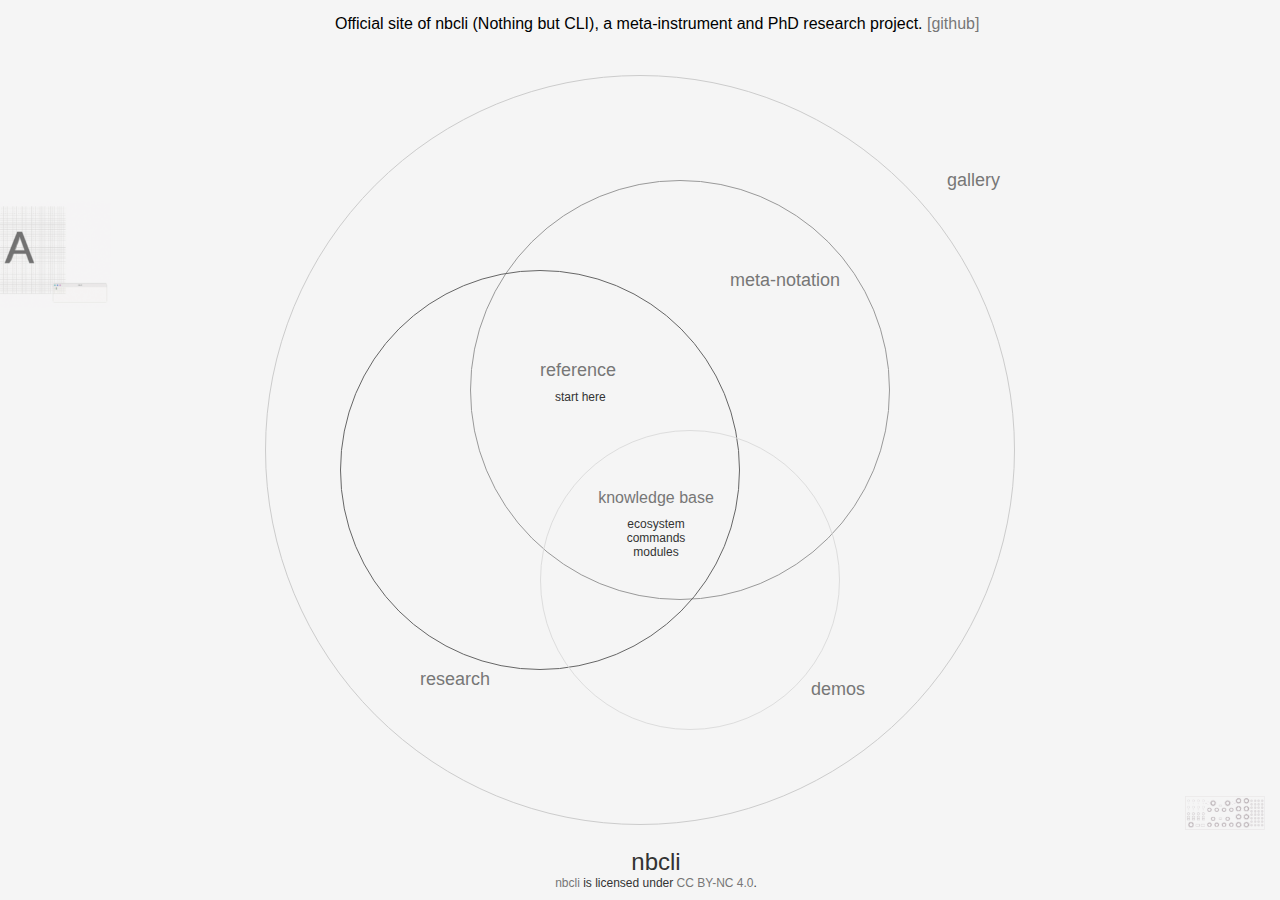
<file: index.html>
<!DOCTYPE html>
<html lang="en">

<head>
    <meta http-equiv="content-type" content="text/html; charset=utf-8" />

    <meta name="description" content="nbcli meta-instrument" />
    <meta name="author" content="magfoto" />
    <style>
        * {
            margin: 0;
            padding: 0;
            box-sizing: border-box;
        }

        body {
            min-height: 100vh;
            display: flex;
            justify-content: center;
            align-items: center;
            background: #f5f5f5;
            font-family: AvenirNext-Regular, 'Avenir Next', 'Avenir', 'Avenir Next LT Pro', 'Avenir LT Pro', 'Helvetica Neue', Helvetica, sans-serif;
        }

        .intro {
            position: absolute;
            top: -35px;
            left: 95px;
        }

        a {
            color: #777;
            text-decoration: none;
        }

        a:focus,
        a:hover {
            color: #ccc;
            text-decoration: none;
        }

        .typo img {
            position: absolute;
            left: -280px;
            top: 140px;
            max-width: 20%;
            filter: saturate(0%);
            filter: opacity(60%);
        }

        .modular img {
            position: absolute;
            max-width: 10%;
            bottom: 20px;
            right: -225px;
            filter: saturate(0%);
            filter: opacity(60%);
        }

        .container {
            position: relative;
            width: 800px;
            height: 800px;
        }

        @keyframes floatie {
            0% {}

            50% {
                top: 205px;
                left: 115px;
                border-color: #ddd;
                color: #ddd;
            }

            100% {}
        }

        .circle {
            position: absolute;
            border-radius: 50%;
            border: 1px solid #ddd;
            background: transparent;
        }

        /* Outermost circle - territory */
        .circle-1 {
            width: 750px;
            height: 750px;
            top: 25px;
            left: 25px;
            border-color: #ccc;
        }

        /* Second layer - architecture */
        .circle-2 {
            width: 550px;
            height: 550px;
            top: 125px;
            left: 125px;
            border-color: #666;
        }

        /* Music circle */
        .circle-3 {
            width: 420px;
            height: 420px;
            top: 130px;
            left: 230px;
            border-color: #999;
            animation-name: floatie;
            animation-duration: 1.5s;
        }

        /* Archimusic circle */
        .circle-4 {
            width: 400px;
            height: 400px;
            top: 220px;
            left: 100px;
            border-color: #666;
            animation-name: floatie;
            animation-duration: 1.5s;
        }

        /* Live coding circle */
        .circle-5 {
            width: 300px;
            height: 300px;
            top: 380px;
            left: 300px;
            border-color: #ddd;
            animation-name: floatie;
            animation-duration: 1.5s;
        }

        /* Niche circle */
        .circle-6 {
            width: 200px;
            height: 200px;
            top: 180px;
            left: 520px;
            border-color: #777;
        }

        /* Center intersection - live coding architecture */
        .center-blob {
            position: absolute;
            width: 280px;
            height: 250px;
            top: 340px;
            left: 280px;
            background: #000;
            border-radius: 45% 55% 50% 50% / 50% 45% 55% 50%;
            transform: rotate(-15deg);
        }

        /* Labels */
        .label {
            position: absolute;
            font-size: 18px;
            /* font-style: italic; */
            color: #333;
            /* pointer-events: none; */
        }

        .label-territory {
            bottom: -40px;
            left: 52%;
            transform: translateX(-50%);
            display: flex;
            flex-direction: column;
            align-items: center;
            font-size: 24px;
        }

        .label-architecture {
            bottom: 160px;
            left: 180px;
        }

        .label-music {
            top: 220px;
            right: 200px;
        }

        .label-archimusic {
            top: 310px;
            left: 300px;
        }

        .label-arch1 {
            top: 340px;
            left: 315px;
            font-size: 12px;
        }

        .label-live-coding {
            bottom: 150px;
            right: 175px;
        }

        .label-niche {
            top: 120px;
            right: 40px;
        }

        .label-center {
            top: 56%;
            left: 52%;
            transform: translate(-50%, -50%);
            font-size: 16px;
            text-align: center;
            z-index: 10;
        }

        .ctr {
            top: 61%;
            left: 52%;
            transform: translate(-50%, -50%);
            font-size: 12px;
            text-align: center;
            z-index: 10;
        }

        .markuplink {
            font-size: 12px;
        }
    </style>
</head>

<body>
    <div class="container">
        <div class="intro">Official site of nbcli (Nothing but CLI), a meta-instrument and PhD research project. <a
                href="https://github.com/nbcli-meta/" target="_blank">[github]</a>
        </div>
        <div class="circle circle-1"></div>
        <div class="circle circle-3"></div>
        <div class="circle circle-4"></div>
        <div class="circle circle-5"></div>
        <div class="label label-architecture"><a href="research.html">research</a></div>
        <div class="label label-music"><a href="meta-notation.html" target="_blank">meta-notation</a></div>
        <div class="label label-archimusic"><a href="cmds.html" target="_blank">reference</a></div>
        <div class="label label-arch1">start here</div>
        <div class="label label-live-coding"><a
                href="https://youtube.com/playlist?list=PLBCmF6CXYUwYCK6adqH1kZFSL2HdPB3fW&si=sGFjM_iG5B0bfRnU">demos</a>
        </div>
        <div class="label label-niche"><a href="https://www.are.na/marcus-gordon/nbcli-gallery">gallery</a></div>
        <div class="label label-center"><a href="https://magfoto.any.org/kb">knowledge base</a></div>
        <div class="label ctr">ecosystem<br>commands<br>modules</div>
        <div class="label label-territory">nbcli<br>
            <div class="markuplink">
                <a href="https://nbcli.space" target="_blank">nbcli</a> is licensed under
                <a href="https://creativecommons.org/licenses/by-nc/4.0/?ref=chooser-v1" target="_blank">CC BY-NC
                    4.0</a>.
            </div>
        </div>
        <div class="typo">
            <img src="typo-ico.png" />
        </div>
        <div class="modular">
            <img src="subharmonicon.png" />
        </div>
    </div>

</body>

</html>
</file>
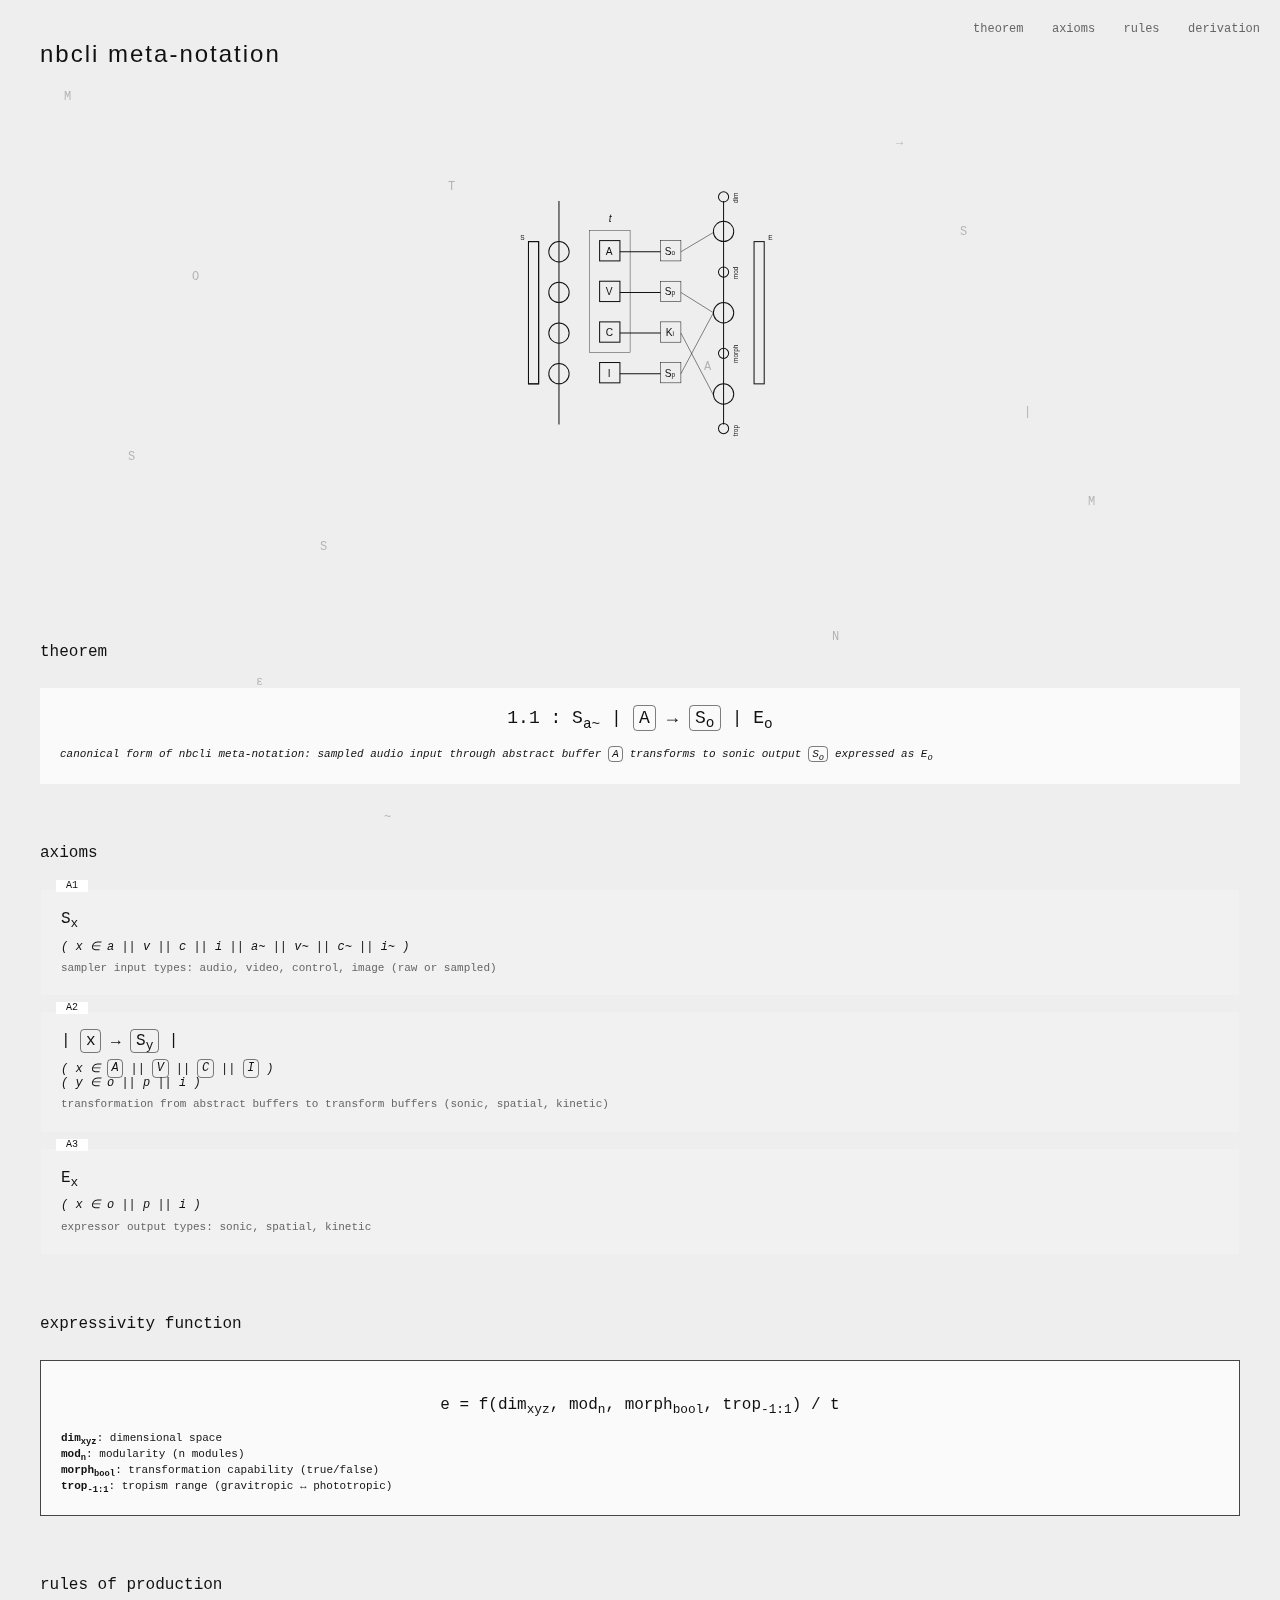
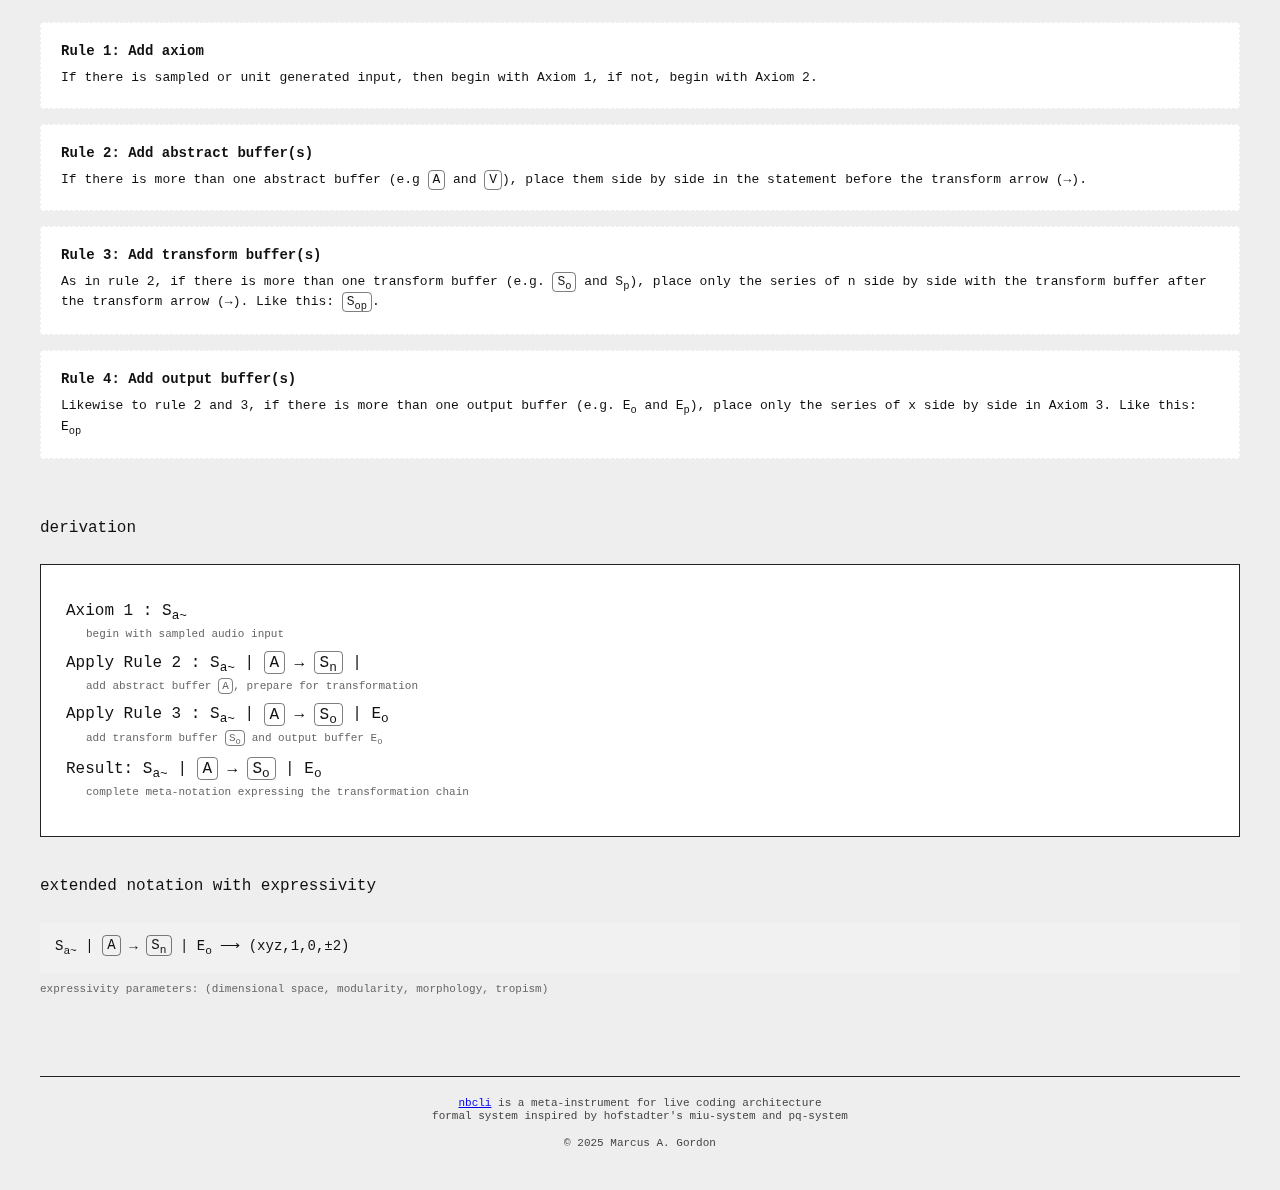
<file: meta-notation.html>
<!DOCTYPE html>
<html>

<head>
  <meta http-equiv="content-type" content="text/html; charset=utf-8" />

  <meta name="description" content="nbcli meta-instrument" />
  <meta name="author" content="magfoto" />
  <title>nbcli meta-notation</title>

  <style>
    * {
      margin: 0;
      padding: 0;
      box-sizing: border-box;
    }

    body {
      font-family: 'Courier New', monospace;
      background: #eee;
      color: #111;
      font-size: 14px;
      line-height: 1.2;
      overflow-x: hidden;
      padding: 20px;
    }

    .container {
      max-width: 100vw;
      min-height: 100vh;
      padding: 20px;
      position: relative;
    }

    .title-scatter {
      position: absolute;
      top: 0;
      left: 0;
      width: 100%;
      height: 100%;
      pointer-events: none;
      z-index: 1;
    }

    .scatter-letter {
      position: absolute;
      font-size: 12px;
      opacity: 0.25;
      animation: float 20s infinite linear;
      color: hsl(0, 0%, 0%);
    }

    @keyframes float {
      0% {
        transform: translateY(100vh) rotate(0deg);
      }

      100% {
        transform: translateY(-100px) rotate(360deg);
      }
    }

    .main-title {
      font-family: 'Avenir Next', -apple-system, BlinkMacSystemFont, 'Segoe UI', sans-serif;
      font-size: 24px;
      margin-bottom: 40px;
      text-transform: lowercase;
      letter-spacing: 2px;
      position: relative;
      z-index: 10;
      font-weight: 400;
    }

    .section {
      margin-bottom: 60px;
      position: relative;
      z-index: 10;
    }

    .section-header {
      font-size: 16px;
      text-transform: lowercase;
      margin-bottom: 20px;
      color: #111;
      border-bottom: 1px solid #eee;
      padding-bottom: 5px;
    }

    .theorem-block {
      background: #fafafa;
      padding: 20px;
      margin: 20px 0;
      border-left: 2px solid 1e1;
      font-family: 'Courier New', monospace;
    }

    .theorem-statement {
      color: 1e1;
      font-size: 18px;
      margin-bottom: 15px;
      text-align: center;
    }

    .theorem-desc {
      color: #111;
      font-size: 11px;
      font-style: italic;
    }

    .axiom-list {
      list-style: none;
    }

    .axiom-item {
      background: #f1f1f1;
      padding: 20px;
      margin: 15px 0;
      border: 1px solid #eee;
      position: relative;
    }

    .axiom-item::before {
      content: attr(data-label);
      position: absolute;
      top: -10px;
      left: 15px;
      background: #fff;
      padding: 0 10px;
      font-size: 10px;
      color: 1e1;
      text-transform: uppercase;
    }

    .axiom-formula {
      color: 1e1;
      font-size: 16px;
      margin-bottom: 8px;
      font-family: 'Courier New', monospace;
    }

    .subscript {
      font-size: 0.8em;
      vertical-align: sub;
    }

    .axiom-constraints {
      color: #111;
      font-size: 12px;
      margin-top: 5px;
      font-style: italic;
    }

    .rule-block {
      background: #fff;
      padding: 20px;
      margin: 15px 0;
      border: 1px dashed #eee;
      position: relative;
    }

    .rule-number {
      color: 1e1;
      font-size: 14px;
      margin-bottom: 10px;
      font-weight: bold;
    }

    .rule-desc {
      color: #111;
      font-size: 13px;
      line-height: 1.4;
    }

    .derivation-steps {
      background: #fff;
      padding: 25px;
      border: 1px solid #222;
    }

    .step {
      margin: 12px 0;
      font-family: 'Courier New', monospace;
    }

    .step-formula {
      color: 1e1;
      font-size: 16px;
      margin-bottom: 5px;
    }

    .step-desc {
      color: #666;
      font-size: 11px;
      margin-left: 20px;
    }

    .expressivity-block {
      background: #fafafa;
      padding: 20px;
      margin: 20px 0;
      border: 1px solid #444;
    }

    .expressivity-formula {
      color: 1e1;
      font-size: 16px;
      text-align: center;
      margin: 15px 0;
    }

    .expressivity-vars {
      color: #111;
      font-size: 11px;
      margin-top: 10px;
    }

    .machine-diagram-container {
      /* background: #111; */
      padding: 30px;
      border: 1px solid #eee;
      display: block;
      text-align: center;
    }

    .machine-diagram-container svg {
      width: 25%;
    }

    /* Buffer styling matching SVG borders */
    .buffer-symbol {
      padding: 2px 6px;
      margin: 0 2px;
      display: inline-block;
      font-family: 'Courier New', monospace;
      font-size: 12px;
    }

    .abstract-buffer,
    .transform-buffer {
      stroke: hsla(0, 0%, 0%, 0.5);
      fill: none;
      color: 1e1;
      border: 1.5px solid hsla(0, 0%, 0%, 0.5);
      border-radius: 4px;
      padding: 0.1em 0.3em;
      background: none;
    }

    .abstract-elements {
      position: fixed;
      top: 0;
      left: 0;
      width: 100%;
      height: 100%;
      pointer-events: none;
      z-index: 0;
    }

    .abstract-line {
      position: absolute;
      height: 1px;
      background: #222;
      animation: slide 15s infinite linear;
    }

    @keyframes slide {
      0% {
        transform: translateX(-100%);
      }

      100% {
        transform: translateX(100vw);
      }
    }

    .nav-links {
      position: fixed;
      top: 20px;
      right: 20px;
      z-index: 20;
    }

    .nav-links a {
      color: #666;
      text-decoration: none;
      margin-left: 20px;
      font-size: 12px;
      text-transform: lowercase;
    }

    .nav-links a:hover {
      color: 1e1;
    }

    .footer-meta {
      margin-top: 80px;
      color: #444;
      font-size: 11px;
      text-align: center;
      border-top: 1px solid #222;
      padding-top: 20px;
    }

    .meta-notation {
      background: #f1f1f1;
      padding: 15px;
      margin: 10px 0;
      border-left: 3px solid 1e1;
      font-family: 'Courier New', monospace;
      color: 1e1;
      font-size: 14px;
    }

    /* Responsive adjustments */
    @media (max-width: 768px) {
      .container {
        padding: 15px;

        /* Responsive adjustments */
        @media (max-width: 768px) {
          .container {
            padding: 15px;
          }

          .main-title {
            font-size: 20px;
          }

          .nav-links {
            position: static;
            margin-bottom: 30px;
          }

          .nav-links a {
            display: block;
            margin: 5px 0;
          }
        }

        .main-title {
          font-size: 20px;
        }

        .nav-links {
          position: static;
          margin-bottom: 30px;
        }

        .nav-links a {
          display: block;
          margin: 5px 0;
        }

        .machine-flow {
          flex-direction: column;
        }

        .flow-arrow {
          transform: rotate(90deg);
        }
      }
  </style>


</head>

<body>
  <div class="title-scatter">
    <div class="scatter-letter" style="left: 5%; top: 10%; animation-delay: -2s">
      M
    </div>
    <div class="scatter-letter" style="left: 15%; top: 30%; animation-delay: -8s">
      O
    </div>
    <div class="scatter-letter" style="left: 25%; top: 60%; animation-delay: -12s">
      S
    </div>
    <div class="scatter-letter" style="left: 35%; top: 20%; animation-delay: -5s">
      T
    </div>
    <div class="scatter-letter" style="left: 45%; top: 80%; animation-delay: -15s">
      R
    </div>
    <div class="scatter-letter" style="left: 55%; top: 40%; animation-delay: -3s">
      A
    </div>
    <div class="scatter-letter" style="left: 65%; top: 70%; animation-delay: -9s">
      N
    </div>
    <div class="scatter-letter" style="left: 75%; top: 25%; animation-delay: -6s">
      S
    </div>
    <div class="scatter-letter" style="left: 85%; top: 55%; animation-delay: -11s">
      M
    </div>
    <div class="scatter-letter" style="left: 95%; top: 85%; animation-delay: -1s">
      E
    </div>
    <div class="scatter-letter" style="left: 10%; top: 50%; animation-delay: -7s">
      S
    </div>
    <div class="scatter-letter" style="left: 30%; top: 90%; animation-delay: -14s">
      ~
    </div>
    <div class="scatter-letter" style="left: 70%; top: 15%; animation-delay: -4s">
      →
    </div>
    <div class="scatter-letter" style="left: 80%; top: 45%; animation-delay: -10s">
      |
    </div>
    <div class="scatter-letter" style="left: 20%; top: 75%; animation-delay: -13s">
      ε
    </div>
  </div>

  <div class="abstract-elements">
    <div class="abstract-line" style="top: 20%; animation-delay: -5s"></div>
    <div class="abstract-line" style="top: 40%; animation-delay: -10s"></div>
    <div class="abstract-line" style="top: 60%; animation-delay: -2s"></div>
    <div class="abstract-line" style="top: 80%; animation-delay: -8s"></div>
  </div>

  <div class="nav-links">
    <a href="#theorem">theorem</a>
    <a href="#axioms">axioms</a>
    <a href="#rules">rules</a>
    <a href="#derivation">derivation</a>
  </div>

  <div class="container">
    <h1 class="main-title">nbcli meta-notation</h1>

    <div class="machine-diagram-container">
      <svg viewBox="0 0 70 115" xmlns="http://www.w3.org/2000/svg" height="100%" width="100%"
        style="pointer-events: auto;">
        <desc>
          nbcli abstract machine
          author: Marcus A. Gordon (@magfoto)
        </desc>
        <style>
          svg {

            background-color: none;
            &amp;

            rect,
            line,
            circle {
              stroke: #111;
              fill: none;
            }

            &amp;

            text {
              fill: 1e1;
            }
          }

          /* x-ray: proto-machinic view */
          #sampler,
          #expressor,
          #pmos,
          #ptrans,
          #pmes {
            visibility: visible;
          }

          /* L2: ergomimetic view */
          #mos,
          path,
          #c&gt;
          rect,
          #c&gt;

          text,
          #mes {
            visibility: hidden;
          }

          /* Model D: L3 Expressivity Layer view */
          #sampler,
          #pmos,
          #ptrans,
          .branch {
            visibility: visible;
          }

          #mos rect,
          #mes rect {
            stroke: #999;
            fill: #fff;
          }

          #mos,
          #mes {
            stroke-width: 0.5px;
          }

          #c {
            z-index: -999;
          }

          #a {
            z-index: 2;
          }

          path {
            stroke: black;
            fill: none;
            stroke-width: 0.125;
            stroke-dasharray: 1, .5;
          }

          rect,
          circle,
          line {
            stroke-width: 0.25;
            stroke: #111;
            fill: none;
          }

          text {
            font: 2.5px sans-serif;
            fill: #111;
          }

          .time {
            fill: #111;
            font: italic 2.5px sans-serif;
          }

          #c rect:nth-child(10)~rect,
          .branch {
            stroke: #111;
            stroke-width: 0.125;
          }

          .bound {
            stroke: #111;
            stroke-width: 0.1;
          }

          circle {
            fill: #fff;
          }

          text tspan,
          .blank text tspan {
            font: 1.6px sans-serif;
            fill: #111;
          }

          #spec text:first-child {
            text-decoration: underline;
          }

          #spec {
            visibility: collapse;
          }
        </style>
        <g id="a">
          <g id="b">
            <g id="sampler">
              <text x="5.5" y="24.5">
                <tspan>S</tspan>
              </text>
              <rect x="7.5" y="25" width="2.5" height="35"></rect>
            </g>
            <g id="mos">
              <text x="9.5" y="64.5">
                <tspan>MOS</tspan>
              </text>
              <path d="M 8.75 22.5 h 5 v 40 h -5 v -40"></path>
            </g>
            <g id="pmos">
              <rect x="7.5" y="25" width="2.5" height="35"></rect>
              <line x1="15" y1="15" x2="15" y2="70"></line>
              <circle cx="15" cy="27.5" r="2.5"></circle>
              <circle cx="15" cy="37.5" r="2.5"></circle>
              <circle cx="15" cy="47.5" r="2.5"></circle>
              <circle cx="15" cy="57.5" r="2.5"></circle>
            </g>
          </g>
          <g id="c">
            <rect x="12.5" y="25" width="48" height="35"></rect>
            <path d="M 14.5 26.5 h 15 v 32 h -15 v -32"></path>
            <text x="20.5" y="44">
              <tspan>A</tspan>
            </text>
            <path d="M 30 26.5 h 28.75 v 32 h -28.75 v -32"></path>
            <text x="40.5" y="44">
              <tspan>S</tspan>
            </text>
            <path d="M 50.75 39 h 7.5 v 8 h -7.5 v -8"></path>
            <text x="54" y="44">
              <tspan>F</tspan>
            </text>
            <g id="ptrans">
              <text class="time" x="27.25" y="20.25">t</text>
              <text x="26.5" y="28.25">A</text>
              <text x="26.5" y="38.25">V</text>
              <text x="26.5" y="48.25">C</text>
              <text x="27" y="58.25">I</text>
              <rect x="25" y="24.75" width="5" height="5"></rect>
              <rect x="25" y="34.75" width="5" height="5"></rect>
              <rect x="25" y="44.75" width="5" height="5"></rect>
              <rect x="25" y="54.75" width="5" height="5"></rect>
              <rect class="bound" x="22.5" y="22.25" width="10" height="30"></rect>
              <line x1="30" y1="27.5" x2="40" y2="27.5"></line>
              <line x1="30" y1="37.5" x2="40" y2="37.5"></line>
              <line x1="30" y1="47.5" x2="40" y2="47.5"></line>
              <line x1="30" y1="57.5" x2="40" y2="57.5"></line>
              <text x="41" y="28.25"> S<tspan>o</tspan></text>
              <text x="41" y="38.25">S<tspan>p</tspan></text>
              <text x="41.25" y="48.25">K<tspan>i</tspan></text>
              <text x="41" y="58.25">S<tspan>p</tspan></text>
              <rect x="40" y="24.75" width="5" height="5"></rect>
              <rect x="40" y="34.75" width="5" height="5"></rect>
              <rect x="40" y="44.75" width="5" height="5"></rect>
              <rect x="40" y="54.75" width="5" height="5"></rect>
            </g>
          </g>
          <g id="d">
            <g id="expressor">
              <text x="66.5" y="24.5">
                <tspan>E</tspan>
              </text>
              <rect x="63" y="25" width="2.5" height="35"></rect>
            </g>
            <g id="mes">
              <text x="60" y="64.5">
                <tspan>MES</tspan>
              </text>
              <path d="M 59.25 22.5 h 5 v 40 h -5 v -40"></path>
            </g>
            <g id="pmes">
              <line class="branch" x1="45" y1="27.5" x2="53" y2="22.75"></line>
              <line class="branch" x1="45" y1="37.5" x2="53" y2="42.5"></line>
              <line class="branch" x1="45" y1="47.5" x2="53" y2="62.75"></line>
              <line class="branch" x1="45" y1="57.5" x2="53" y2="42.5"></line>
              <line x1="55.5" y1="15" x2="55.5" y2="70"></line>
              <circle cx="55.5" cy="62.5" r="2.5"></circle>
              <circle cx="55.5" cy="42.5" r="2.5"></circle>
              <circle cx="55.5" cy="22.5" r="2.5"></circle>
              <circle cx="55.5" cy="71" r="1.25"></circle>
              <circle cx="55.5" cy="52.5" r="1.25"></circle>
              <circle cx="55.5" cy="32.5" r="1.25"></circle>
              <circle cx="55.5" cy="14" r="1.25"></circle>
              <text x="0.125" y="14" transform="rotate(-90,59,14)">
                <tspan>trop</tspan>
              </text>
              <text x="18.125" y="14" transform="rotate(-90,59,14)">
                <tspan>morph</tspan>
              </text>
              <text x="38.75" y="14" transform="rotate(-90,59,14)">
                <tspan>mod</tspan>
              </text>
              <text x="57.5" y="14" transform="rotate(-90,59,14)">
                <tspan>dim</tspan>
              </text>
            </g>
          </g>
        </g>
        <g id="spec">
          <text x="5.5" y="80">
            <tspan>Specifications</tspan>
          </text>
          <text x="5.5" y="84.5">
            <tspan>Axiom: <tspan> Sx | X → Yn | Ex</tspan>
            </tspan>
          </text>
          <text x="5.5" y="89.5">
            <tspan>Abstract Buffers (IN): <tspan>A V C I { audio, video, control voltage, image }</tspan>
            </tspan>
          </text>
          <text x="5.5" y="94.5">
            <tspan>Transform Buffers (TRANS): <tspan> So, Sp, Ki { sonic, spatial, kinetic }</tspan>
            </tspan>
          </text>
          <text x="5.5" y="99.5">
            <tspan>Output Buffers (OUT): <tspan> Eo, Ep, Ei { sonic, spatial, kinetic }</tspan>
            </tspan>
          </text>
        </g>
      </svg>
    </div>

    <div class="section" id="theorem">
      <div class="section-header">theorem</div>
      <div class="theorem-block">
        <div class="theorem-statement">
          1.1 : S<span class="subscript">a~</span> |
          <span class="abstract-buffer">A</span> →
          <span class="transform-buffer">S<span class="subscript">o</span></span>
          | E<span class="subscript">o</span>
        </div>
        <div class="theorem-desc">
          canonical form of nbcli meta-notation: sampled audio input through
          abstract buffer <span class="abstract-buffer">A</span> transforms to
          sonic output
          <span class="transform-buffer">S<span class="subscript">o</span></span>
          expressed as E<span class="subscript">o</span>
        </div>
      </div>
    </div>

    <div class="section" id="axioms">
      <div class="section-header">axioms</div>
      <ul class="axiom-list">
        <li class="axiom-item" data-label="a1">
          <div class="axiom-formula">S<span class="subscript">x</span></div>
          <div class="axiom-constraints">
            ( x ∈ a || v || c || i || a~ || v~ || c~ || i~ )
          </div>
          <div style="color: #666; font-size: 11px; margin-top: 8px">
            sampler input types: audio, video, control, image (raw or sampled)
          </div>
        </li>
        <li class="axiom-item" data-label="a2">
          <div class="axiom-formula">
            | <span class="abstract-buffer">x</span> →
            <span class="transform-buffer">S<span class="subscript">y</span></span>
            |
          </div>
          <div class="axiom-constraints">
            ( x ∈ <span class="abstract-buffer">A</span> ||
            <span class="abstract-buffer">V</span> ||
            <span class="abstract-buffer">C</span> ||
            <span class="abstract-buffer">I</span> )<br />( y ∈ o || p || i )
          </div>
          <div style="color: #666; font-size: 11px; margin-top: 8px">
            transformation from abstract buffers to transform buffers (sonic,
            spatial, kinetic)
          </div>
        </li>
        <li class="axiom-item" data-label="a3">
          <div class="axiom-formula">E<span class="subscript">x</span></div>
          <div class="axiom-constraints">( x ∈ o || p || i )</div>
          <div style="color: #666; font-size: 11px; margin-top: 8px">
            expressor output types: sonic, spatial, kinetic
          </div>
        </li>
      </ul>
    </div>

    <div class="section" id="expressivity">
      <div class="section-header">expressivity function</div>
      <div class="expressivity-block">
        <div class="expressivity-formula">
          e = f(dim<span class="subscript">xyz</span>, mod<span class="subscript">n</span>, morph<span
            class="subscript">bool</span>, trop<span class="subscript">-1:1</span>) / t
        </div>
        <div class="expressivity-vars">
          <strong>dim<span class="subscript">xyz</span></strong>: dimensional space<br>
          <strong>mod<span class="subscript">n</span></strong>: modularity (n modules)<br>
          <strong>morph<span class="subscript">bool</span></strong>: transformation capability (true/false)<br>
          <strong>trop<span class="subscript">-1:1</span></strong>: tropism range (gravitropic ↔ phototropic)
        </div>
      </div>
    </div>

    <div class="section" id="rules">
      <div class="section-header">rules of production</div>
      <div class="rule-block">
        <div class="rule-number">Rule 1: Add axiom</div>
        <div class="rule-desc">
          If there is sampled or unit generated input, then begin with Axiom 1, if
          not, begin with Axiom 2.
        </div>
      </div>
      <div class="rule-block">
        <div class="rule-number">Rule 2: Add abstract buffer(s)</div>
        <div class="rule-desc">
          If there is more than one abstract buffer (e.g
          <span class="abstract-buffer">A</span> and
          <span class="abstract-buffer">V</span>), place them side by side in the
          statement before the transform arrow (→).
        </div>
      </div>
      <div class="rule-block">
        <div class="rule-number">Rule 3: Add transform buffer(s)</div>
        <div class="rule-desc">
          As in rule 2, if there is more than one transform buffer (e.g.
          <span class="transform-buffer">S<span class="subscript">o</span></span> and S<span
            class="subscript">p</span>), place only the series of n side by
          side with the transform buffer
          after the transform arrow (→). Like this: <span class="transform-buffer">S<span
              class="subscript">op</span></span>.
        </div>
      </div>
      <div class="rule-block">
        <div class="rule-number">Rule 4: Add output buffer(s)</div>
        <div class="rule-desc">
          Likewise to rule 2 and 3, if there is more than one output buffer (e.g.
          E<span class="subscript">o</span> and E<span class="subscript">p</span>), place only the series of x side by
          side in Axiom 3. Like this:
          E<span class="subscript">op</span>
        </div>
      </div>
    </div>

    <div class="section" id="derivation">
      <div class="section-header">derivation</div>
      <div class="derivation-steps">
        <div class="step">
          <div class="step-formula">
            Axiom 1 : S<span class="subscript">a~</span>
          </div>
          <div class="step-desc">begin with sampled audio input</div>
        </div>
        <div class="step">
          <div class="step-formula">
            Apply Rule 2 : S<span class="subscript">a~</span> |
            <span class="abstract-buffer">A</span> →
            <span class="transform-buffer">S<span class="subscript">n</span></span>
            |
          </div>
          <div class="step-desc">
            add abstract buffer <span class="abstract-buffer">A</span>, prepare
            for transformation
          </div>
        </div>
        <div class="step">
          <div class="step-formula">
            Apply Rule 3 : S<span class="subscript">a~</span> |
            <span class="abstract-buffer">A</span> →
            <span class="transform-buffer">S<span class="subscript">o</span></span>
            | E<span class="subscript">o</span>
          </div>
          <div class="step-desc">
            add transform buffer
            <span class="transform-buffer">S<span class="subscript">o</span></span>
            and output buffer E<span class="subscript">o</span>
          </div>
        </div>
        <div class="step">
          <div class="step-formula">
            Result: S<span class="subscript">a~</span> |
            <span class="abstract-buffer">A</span> →
            <span class="transform-buffer">S<span class="subscript">o</span></span>
            | E<span class="subscript">o</span>
          </div>
          <div class="step-desc">
            complete meta-notation expressing the transformation chain
          </div>
        </div>
      </div>

      <div class="section-header" style="margin-top: 40px">
        extended notation with expressivity
      </div>
      <div class="meta-notation">
        S<span class="subscript">a~</span> |
        <span class="abstract-buffer">A</span> →
        <span class="transform-buffer">S<span class="subscript">n</span></span> |
        E<span class="subscript">o</span> ⟶ (xyz,1,0,±2)
      </div>
      <div style="color: #666; font-size: 11px; margin-top: 10px">
        expressivity parameters: (dimensional space, modularity, morphology,
        tropism)
      </div>
    </div>

    <div class="footer-meta">
      <a href="https://nbcli.space">nbcli</a> is a meta-instrument for live coding architecture<br />
      formal system inspired by hofstadter's miu-system and pq-system<br /><br />
      &copy; 2025 Marcus A. Gordon
    </div>
  </div>


  <script>

  </script>


</body>

</html>
</file>
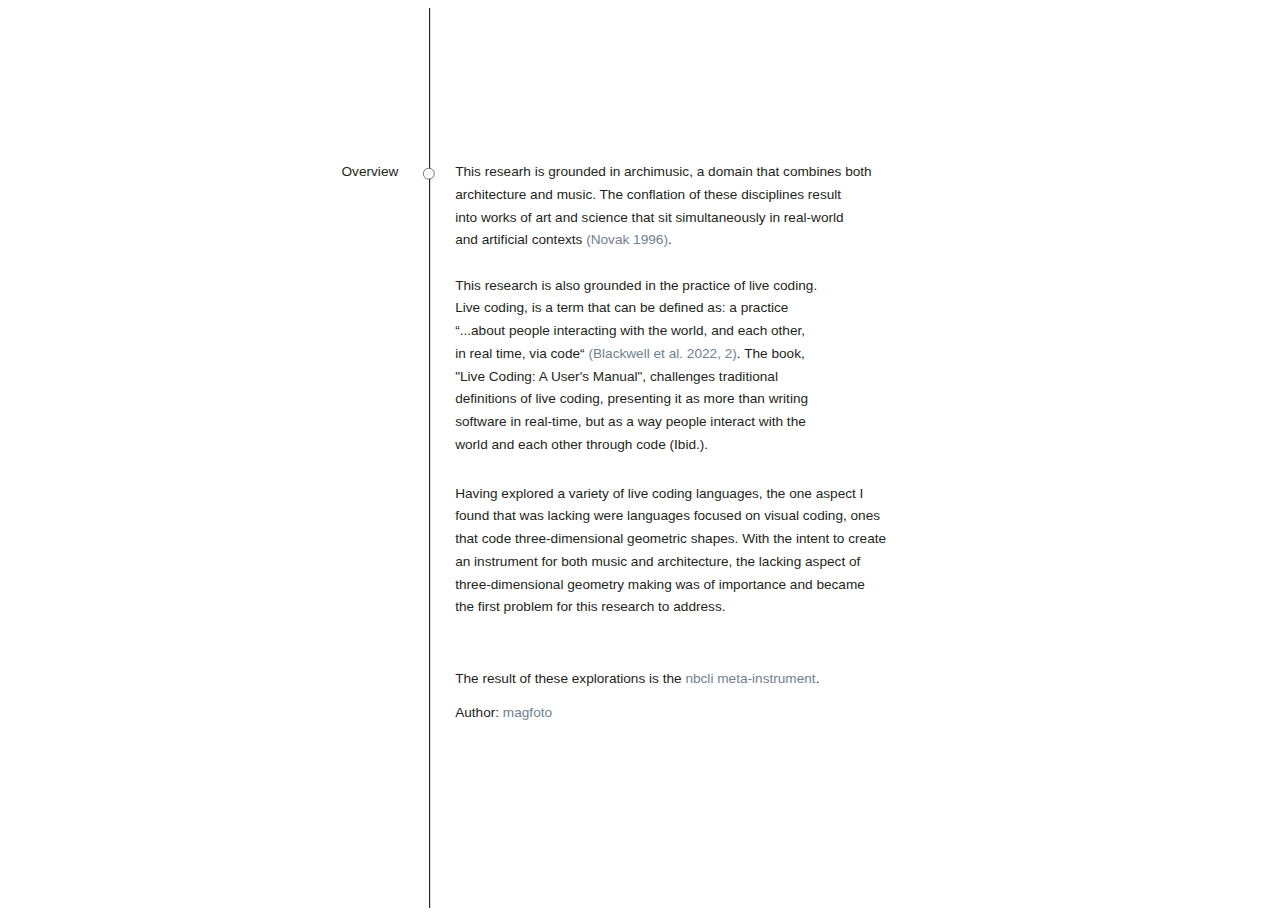
<file: research.html>
<!DOCTYPE html>
<html lang="en">

<head>

    <title>nbcli Research</title>
    <meta http-equiv="content-type" content="text/html; charset=utf-8" />

    <meta name="description" content="nbcli meta-instrument" />
    <meta name="author" content="magfoto" />

    <style>
        .main {
            position: relative;
            opacity: 1;
            /* text-align: center; */
        }

        @keyframes sleft {
            to {
                left: 0px;
                opacity: 1;
            }

            from {
                left: 200px;
                opacity: 0.2;
            }
        }

        .main {
            animation-name: sleft;
            animation-duration: 2.5s;
        }
    </style>

</head>

<body>
    <div class="main">
        <svg xmlns="http://www.w3.org/2000/svg" xmlns:xlink="http://www.w3.org/1999/xlink" viewBox="0 0 320.2 792"
            width="100vh" height="100vh">
            <defs>
                <style>
                    .txt {
                        font-family: AvenirNext-Regular, 'Avenir Next', 'Avenir', 'Avenir Next LT Pro', 'Avenir LT Pro', 'Helvetica Neue', Helvetica;
                        fill: #231f20;
                        font-size: 12px;
                        letter-spacing: 0em;
                    }

                    .go {
                        fill: slategray;
                    }

                    .go:hover {
                        fill: gray;
                    }

                    .medi {
                        fill: none;
                        stroke: #231f20;
                    }

                    .circs {
                        fill: #fff;
                        stroke: #131313;
                        stroke-miterlimit: 28.8;
                        stroke-width: .5px;
                    }
                </style>
            </defs>
            <line id="median" class="medi" x1="135.1" x2="135.1" y2="792" />
            <circle id="circ-1" class="circs" cx="134.4" cy="145.8" r="4.8" />
            <a class="navi" href="#">
                <text class="txt" transform="translate(57.6 147.9)">
                    <tspan x="0" y="0">Overview</tspan>
                </text>
            </a>
            <text class="txt" transform="translate(57.6 147.9)">
                <tspan x="100">This researh is grounded in archimusic, a domain that combines both</tspan>
                <tspan x="100" y="20">architecture and music. The conflation of these disciplines result</tspan>
                <tspan x="100" y="40">into works of art and science that sit simultaneously in real-world</tspan>
                <tspan x="100" y="60">and artificial contexts <a class="go"
                        href="https://cast.b-ap.net/wp-content/uploads/sites/29/2014/09/Novak.pdf"
                        target="_blank">(Novak 1996)</a>.</tspan>
            </text>
            <text class="txt" transform="translate(57.6 247.9)">
                <tspan x="100">This research is also grounded in the practice of live coding.</tspan>
                <tspan x="100" y="20">Live coding, is a term that can be defined as: a practice</tspan>
                <tspan x="100" y="40">“...about people interacting with the world, and each other,</tspan>
                <tspan x="100" y="60">in real time, via code“ <a class="go" href="https://livecodingbook.toplap.org/"
                        target="_blank">(Blackwell et al. 2022,
                        2)</a>. The book,</tspan>
                <tspan x="100" y="80">"Live Coding: A User's Manual", challenges traditional</tspan>
                <tspan x="100" y="100">definitions of live coding, presenting it as more than writing</tspan>
                <tspan x="100" y="120">software in real-time, but as a way people interact with the</tspan>
                <tspan x="100" y="140">world and each other through code (Ibid.).</tspan>
            </text>
            <text class="txt" transform="translate(57.6 430.9)">
                <tspan x="100">Having explored a variety of live coding languages, the one aspect I</tspan>
                <tspan x="100" y="20">found that was lacking were languages focused on visual coding, ones</tspan>
                <tspan x="100" y="40">that code three-dimensional geometric shapes. With the intent to create</tspan>
                <tspan x="100" y="60">an instrument for both music and architecture, the lacking aspect of</tspan>
                <tspan x="100" y="80">three-dimensional geometry making was of importance and became</tspan>
                <tspan x="100" y="100">the first problem for this research to address.</tspan>

                <tspan x="100" y="163">The result of these explorations is the <a class="go" href="index.html">nbcli
                        meta-instrument</a>.</tspan>
                <tspan x="100" y="193">Author: <a class="go" href="https://magfoto.dev" target="_blank">magfoto</a>
                </tspan>
            </text>
        </svg>
    </div>
</body>

</html>
</file>
